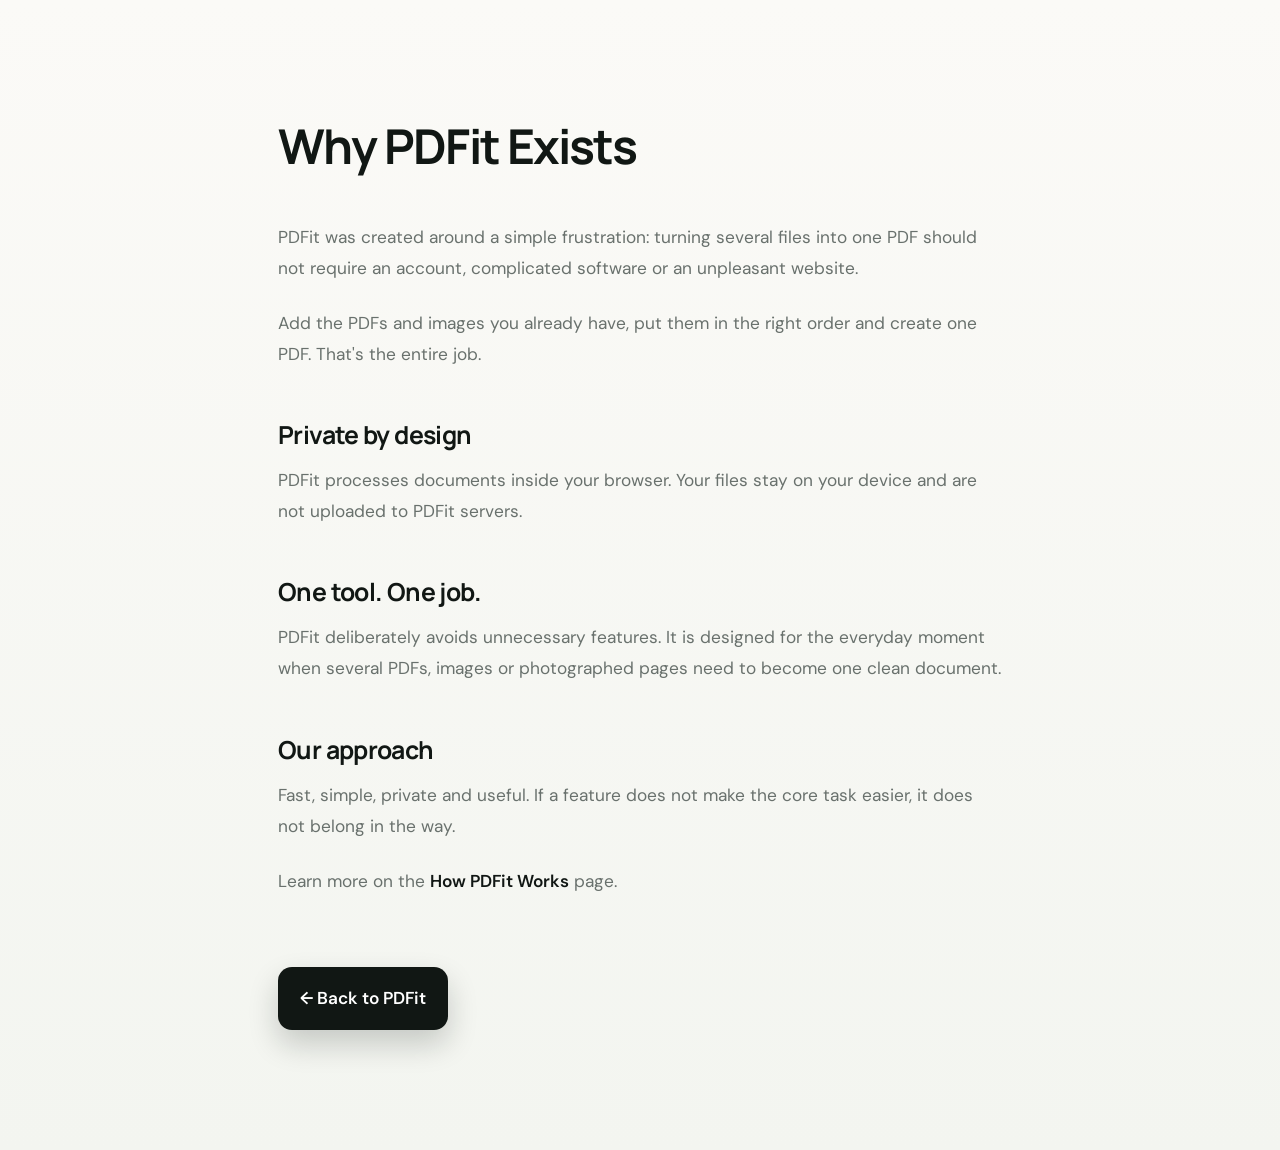
<file: about.html>
<!doctype html>
<html lang="en">
<head>
  <!-- Google tag (gtag.js) -->
  <script async src="https://www.googletagmanager.com/gtag/js?id=G-NFXW2TEK69"></script>
  <script>
    window.dataLayer = window.dataLayer || [];
    function gtag(){dataLayer.push(arguments);}
    gtag('js', new Date());
    gtag('config', 'G-NFXW2TEK69');
  </script>

  <meta charset="utf-8">
  <meta name="viewport" content="width=device-width, initial-scale=1">
  <title>About PDFit | Simple Private PDF Creation</title>
  <meta name="description" content="Learn why PDFit was built and why combining PDFs and images should be simple, private and free of unnecessary friction.">
  <meta name="robots" content="index,follow">
  <meta name="theme-color" content="#111714">
  <link rel="canonical" href="https://pdfit.co.za/about.html">
  <link rel="icon" href="favicon.svg" type="image/svg+xml">
  <link rel="preconnect" href="https://fonts.googleapis.com">
  <link rel="preconnect" href="https://fonts.gstatic.com" crossorigin>
  <link href="https://fonts.googleapis.com/css2?family=DM+Sans:wght@400;500;600;700&family=Manrope:wght@600;700;800&display=swap" rel="stylesheet">
  <link rel="stylesheet" href="styles.css">
</head>
<body>
<main class="legal-page">
  <h1>Why PDFit Exists</h1>
  <p>PDFit was created around a simple frustration: turning several files into one PDF should not require an account, complicated software or an unpleasant website.</p>
<p>Add the PDFs and images you already have, put them in the right order and create one PDF. That's the entire job.</p>

<h2>Private by design</h2>
<p>PDFit processes documents inside your browser. Your files stay on your device and are not uploaded to PDFit servers.</p>

<h2>One tool. One job.</h2>
<p>PDFit deliberately avoids unnecessary features. It is designed for the everyday moment when several PDFs, images or photographed pages need to become one clean document.</p>

<h2>Our approach</h2>
<p>Fast, simple, private and useful. If a feature does not make the core task easier, it does not belong in the way.</p>

<p>Learn more on the <a href="how-it-works.html">How PDFit Works</a> page.</p>
  <p style="margin-top:70px;"><a href="/" class="upload-button">← Back to PDFit</a></p>
</main>
</body>
</html>
</file>
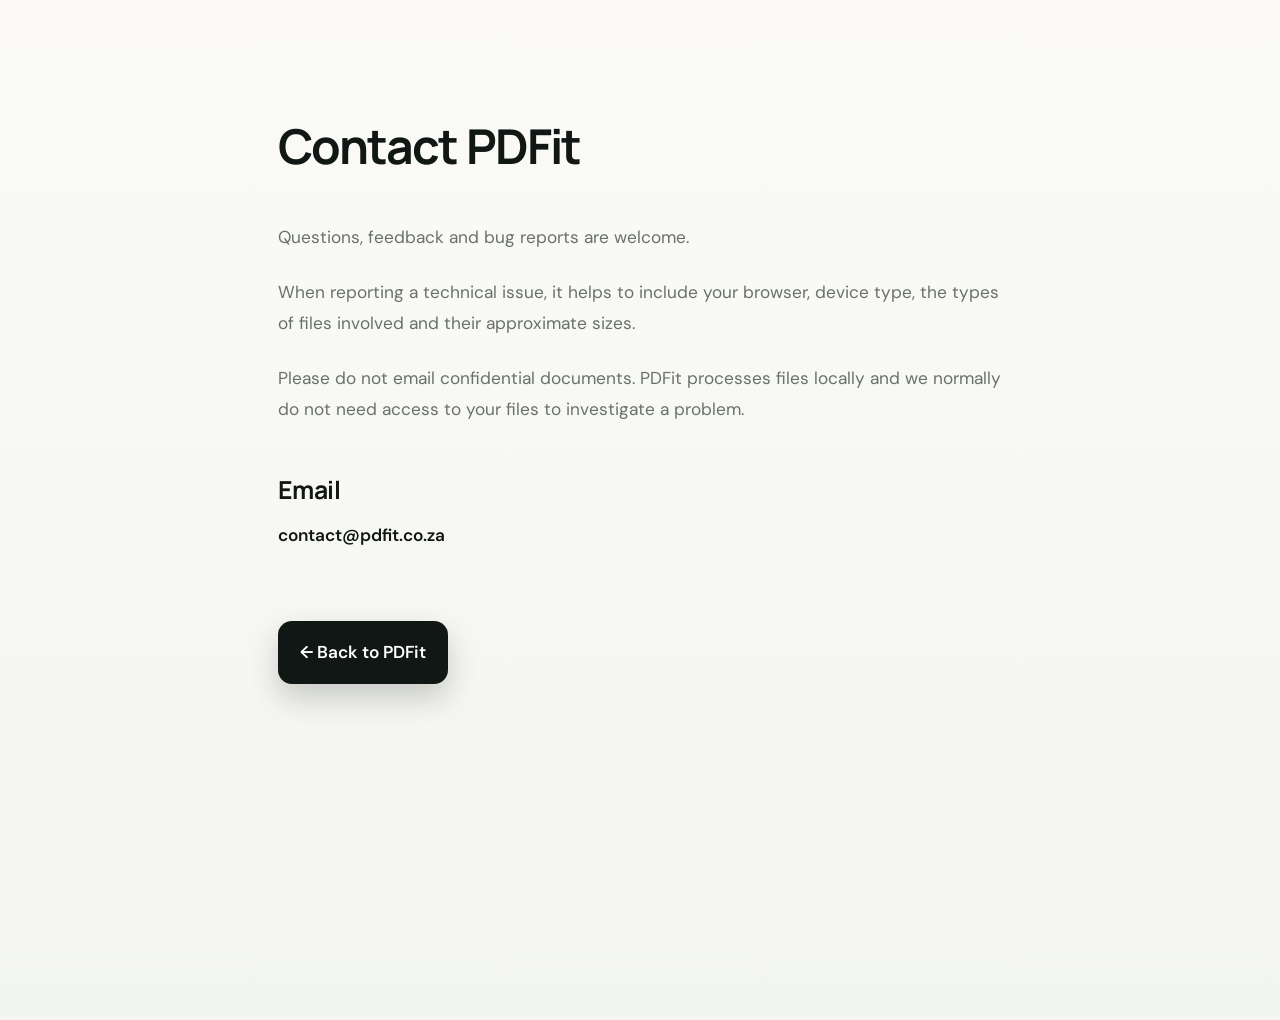
<file: contact.html>
<!doctype html>
<html lang="en">
<head>
  <!-- Google tag (gtag.js) -->
  <script async src="https://www.googletagmanager.com/gtag/js?id=G-NFXW2TEK69"></script>
  <script>
    window.dataLayer = window.dataLayer || [];
    function gtag(){dataLayer.push(arguments);}
    gtag('js', new Date());
    gtag('config', 'G-NFXW2TEK69');
  </script>

  <meta charset="utf-8">
  <meta name="viewport" content="width=device-width, initial-scale=1">
  <title>Contact PDFit</title>
  <meta name="description" content="Contact PDFit with questions, feedback, technical issues or suggestions about the PDF maker.">
  <meta name="robots" content="index,follow">
  <meta name="theme-color" content="#111714">
  <link rel="canonical" href="https://pdfit.co.za/contact.html">
  <link rel="icon" href="favicon.svg" type="image/svg+xml">
  <link rel="preconnect" href="https://fonts.googleapis.com">
  <link rel="preconnect" href="https://fonts.gstatic.com" crossorigin>
  <link href="https://fonts.googleapis.com/css2?family=DM+Sans:wght@400;500;600;700&family=Manrope:wght@600;700;800&display=swap" rel="stylesheet">
  <link rel="stylesheet" href="styles.css">
</head>
<body>
<main class="legal-page">
  <h1>Contact PDFit</h1>
  <p>Questions, feedback and bug reports are welcome.</p>
<p>When reporting a technical issue, it helps to include your browser, device type, the types of files involved and their approximate sizes.</p>
<p>Please do not email confidential documents. PDFit processes files locally and we normally do not need access to your files to investigate a problem.</p>

<h2>Email</h2>
<p><a href="mailto:contact@pdfit.co.za">contact@pdfit.co.za</a></p>
  <p style="margin-top:70px;"><a href="/" class="upload-button">← Back to PDFit</a></p>
</main>
</body>
</html>
</file>
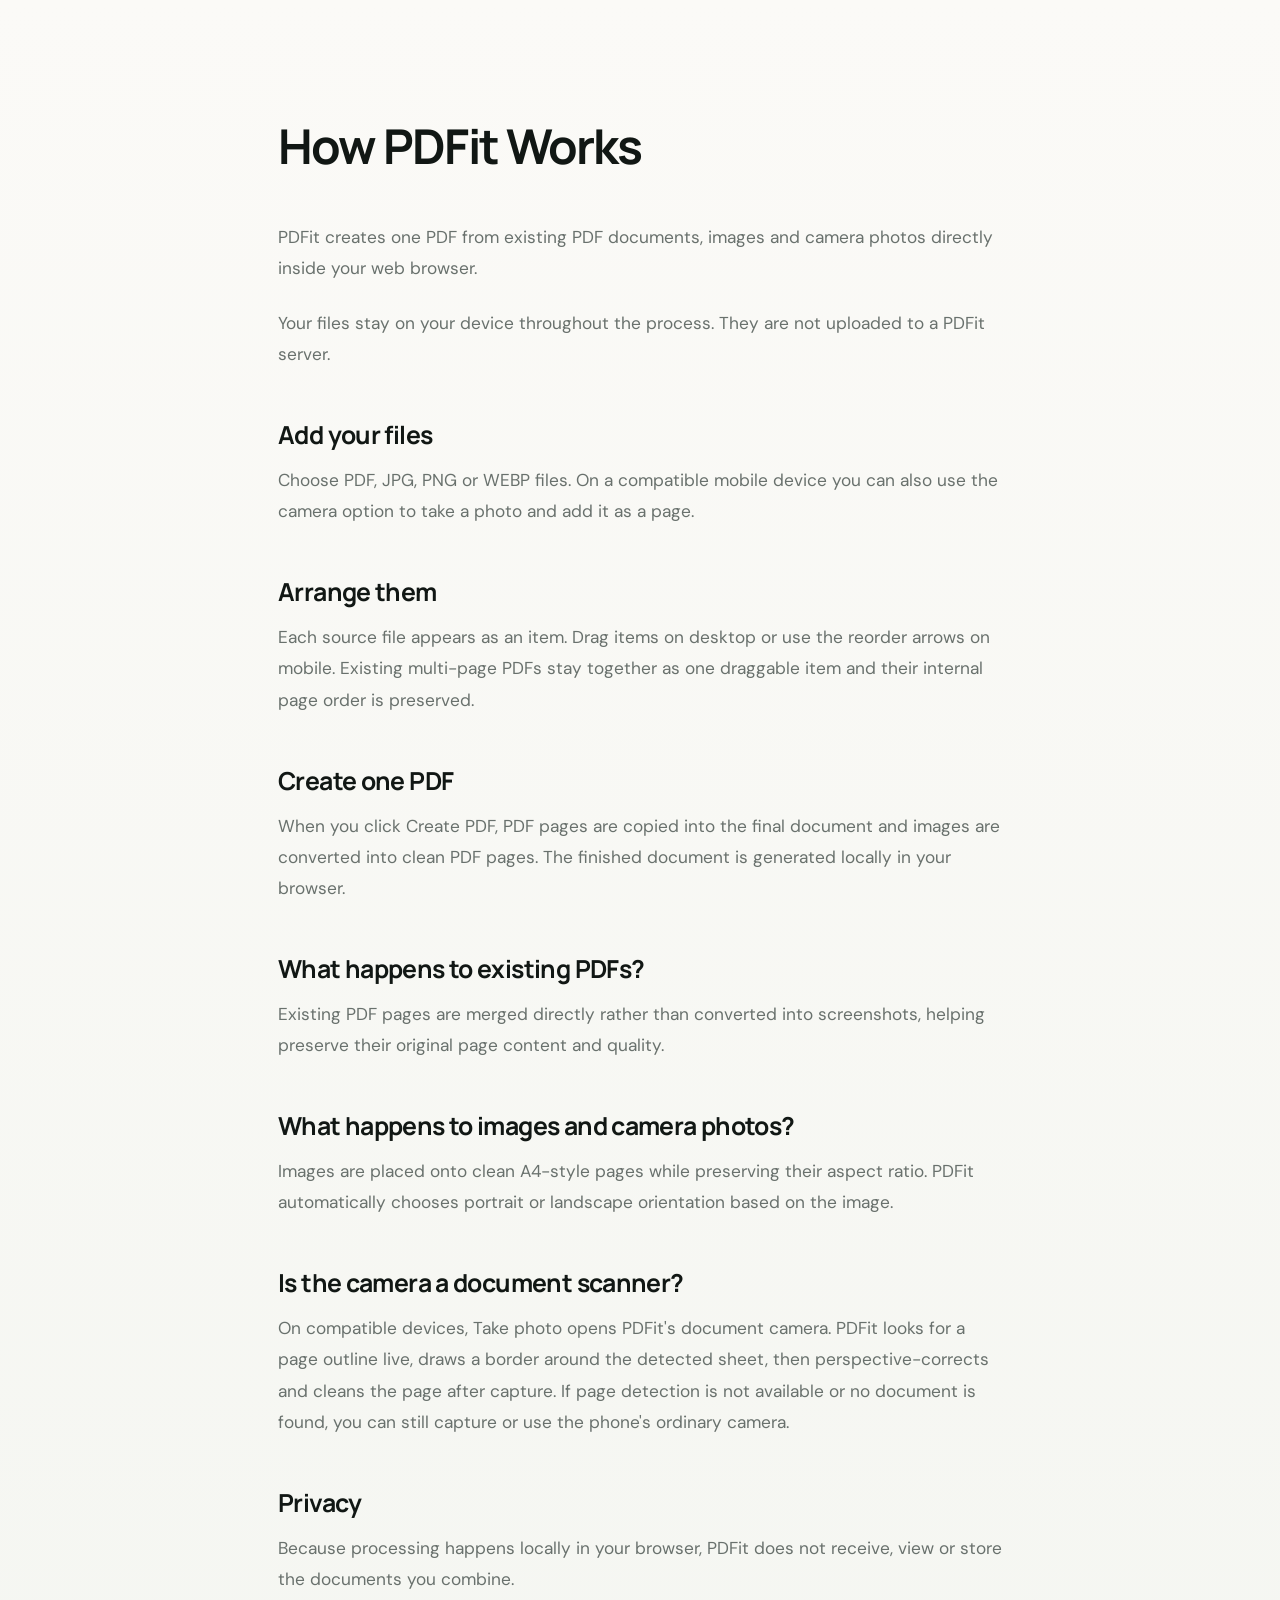
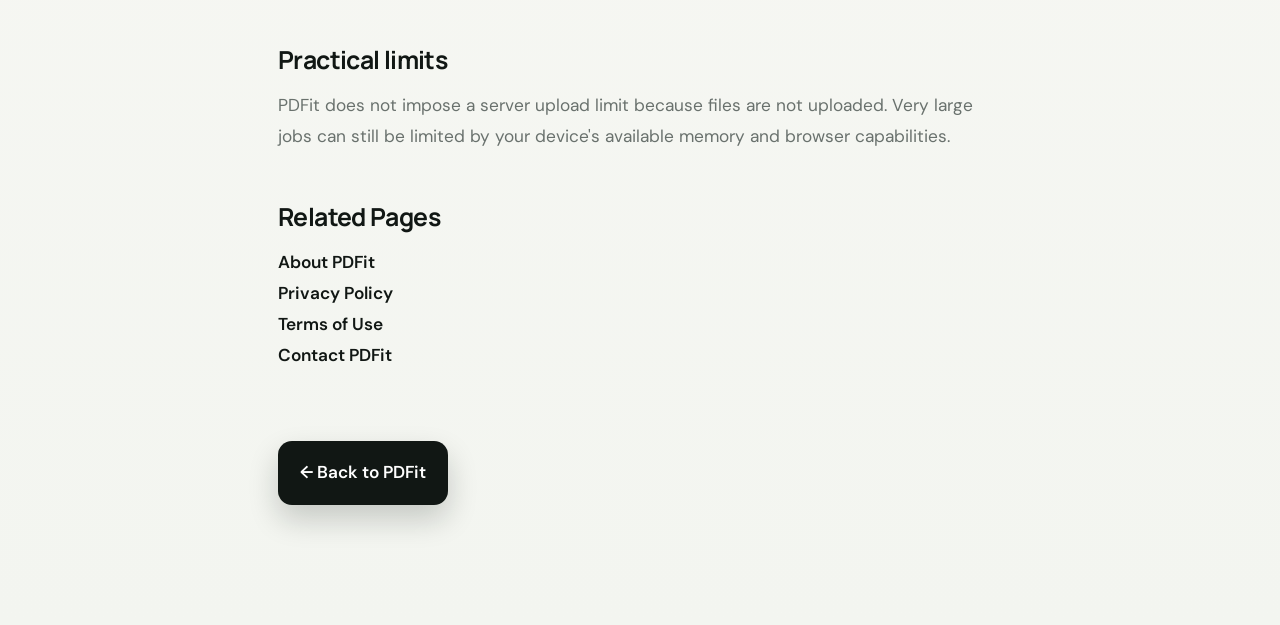
<file: how-it-works.html>
<!doctype html>
<html lang="en">
<head>
  <!-- Google tag (gtag.js) -->
  <script async src="https://www.googletagmanager.com/gtag/js?id=G-NFXW2TEK69"></script>
  <script>
    window.dataLayer = window.dataLayer || [];
    function gtag(){dataLayer.push(arguments);}
    gtag('js', new Date());
    gtag('config', 'G-NFXW2TEK69');
  </script>

  <meta charset="utf-8">
  <meta name="viewport" content="width=device-width, initial-scale=1">
  <title>How PDFit Works | Combine PDFs & Images Privately</title>
  <meta name="description" content="Learn how PDFit combines PDFs, images and camera photos into one document directly in your browser without uploading your files.">
  <meta name="robots" content="index,follow">
  <meta name="theme-color" content="#111714">
  <link rel="canonical" href="https://pdfit.co.za/how-it-works.html">
  <link rel="icon" href="favicon.svg" type="image/svg+xml">
  <link rel="preconnect" href="https://fonts.googleapis.com">
  <link rel="preconnect" href="https://fonts.gstatic.com" crossorigin>
  <link href="https://fonts.googleapis.com/css2?family=DM+Sans:wght@400;500;600;700&family=Manrope:wght@600;700;800&display=swap" rel="stylesheet">
  <link rel="stylesheet" href="styles.css">
</head>
<body>
<main class="legal-page">
  <h1>How PDFit Works</h1>
  <p>PDFit creates one PDF from existing PDF documents, images and camera photos directly inside your web browser.</p>
<p>Your files stay on your device throughout the process. They are not uploaded to a PDFit server.</p>

<h2>Add your files</h2>
<p>Choose PDF, JPG, PNG or WEBP files. On a compatible mobile device you can also use the camera option to take a photo and add it as a page.</p>

<h2>Arrange them</h2>
<p>Each source file appears as an item. Drag items on desktop or use the reorder arrows on mobile. Existing multi-page PDFs stay together as one draggable item and their internal page order is preserved.</p>

<h2>Create one PDF</h2>
<p>When you click Create PDF, PDF pages are copied into the final document and images are converted into clean PDF pages. The finished document is generated locally in your browser.</p>

<h2>What happens to existing PDFs?</h2>
<p>Existing PDF pages are merged directly rather than converted into screenshots, helping preserve their original page content and quality.</p>

<h2>What happens to images and camera photos?</h2>
<p>Images are placed onto clean A4-style pages while preserving their aspect ratio. PDFit automatically chooses portrait or landscape orientation based on the image.</p>

<h2>Is the camera a document scanner?</h2>
<p>On compatible devices, Take photo opens PDFit's document camera. PDFit looks for a page outline live, draws a border around the detected sheet, then perspective-corrects and cleans the page after capture. If page detection is not available or no document is found, you can still capture or use the phone's ordinary camera.</p>

<h2>Privacy</h2>
<p>Because processing happens locally in your browser, PDFit does not receive, view or store the documents you combine.</p>

<h2>Practical limits</h2>
<p>PDFit does not impose a server upload limit because files are not uploaded. Very large jobs can still be limited by your device's available memory and browser capabilities.</p>

<h2>Related Pages</h2>
<p><a href="about.html">About PDFit</a><br>
<a href="privacy.html">Privacy Policy</a><br>
<a href="terms.html">Terms of Use</a><br>
<a href="contact.html">Contact PDFit</a></p>
  <p style="margin-top:70px;"><a href="/" class="upload-button">← Back to PDFit</a></p>
</main>
</body>
</html>
</file>
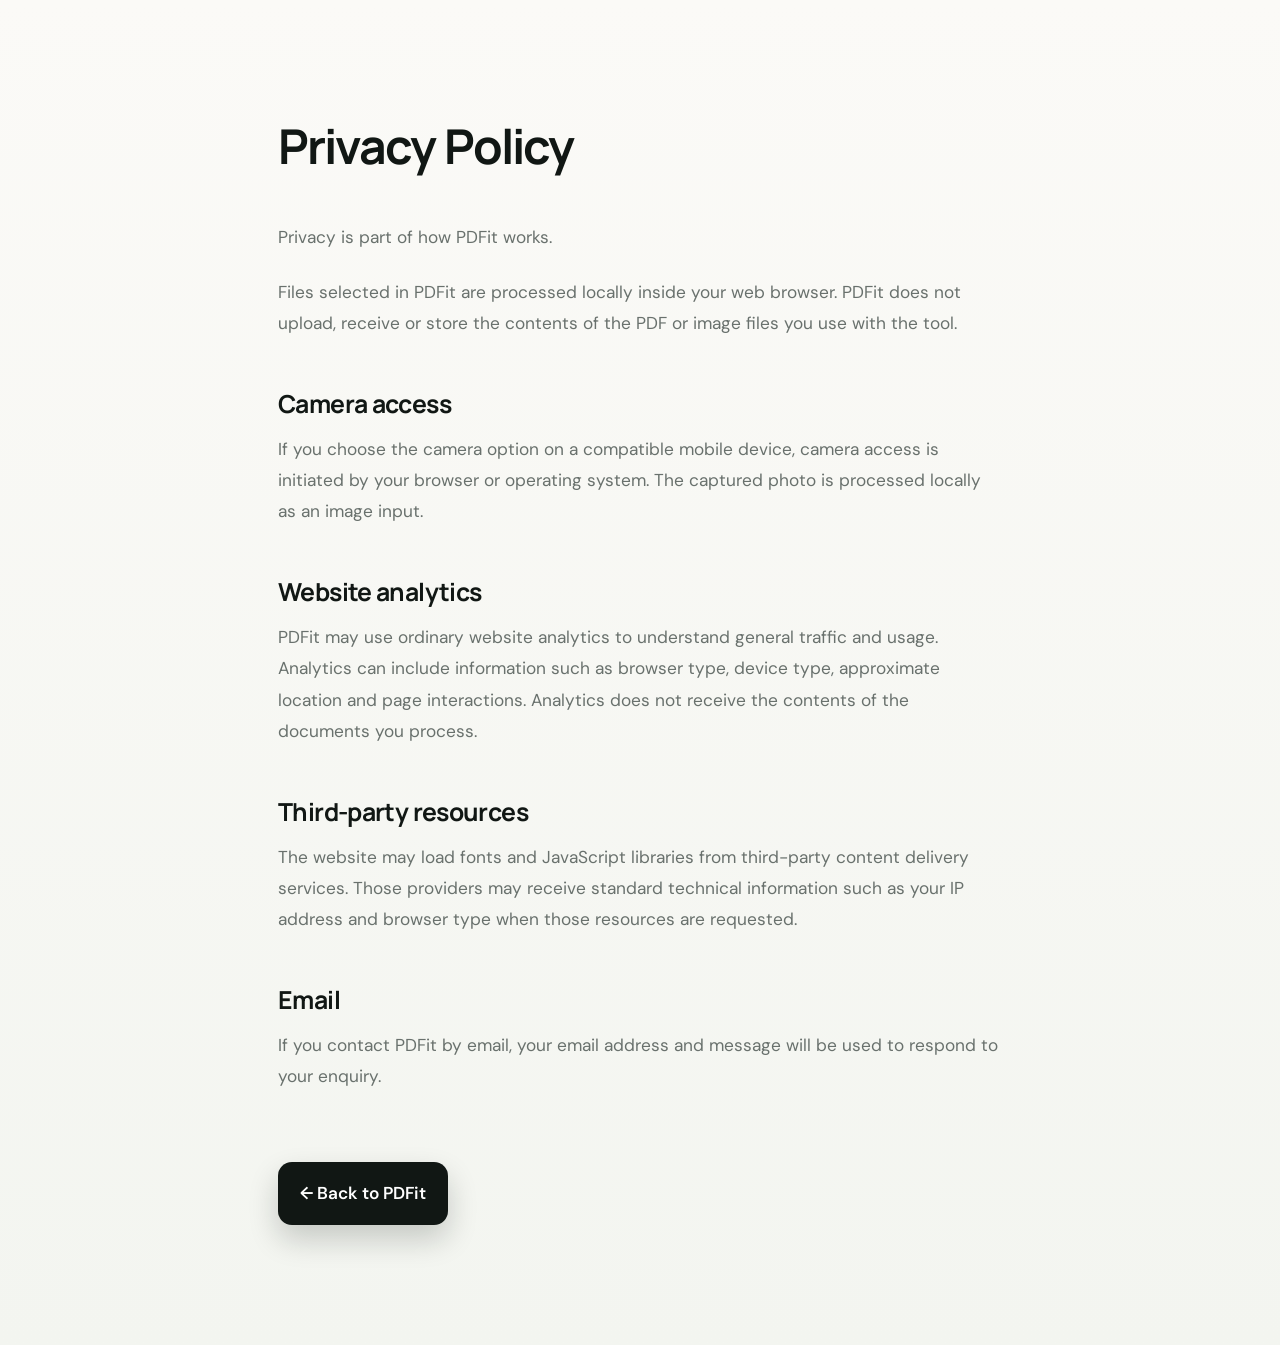
<file: privacy.html>
<!doctype html>
<html lang="en">
<head>
  <!-- Google tag (gtag.js) -->
  <script async src="https://www.googletagmanager.com/gtag/js?id=G-NFXW2TEK69"></script>
  <script>
    window.dataLayer = window.dataLayer || [];
    function gtag(){dataLayer.push(arguments);}
    gtag('js', new Date());
    gtag('config', 'G-NFXW2TEK69');
  </script>

  <meta charset="utf-8">
  <meta name="viewport" content="width=device-width, initial-scale=1">
  <title>Privacy Policy | PDFit</title>
  <meta name="description" content="Read the PDFit Privacy Policy and learn how PDFs and images are processed locally in your browser without being uploaded or stored.">
  <meta name="robots" content="index,follow">
  <meta name="theme-color" content="#111714">
  <link rel="canonical" href="https://pdfit.co.za/privacy.html">
  <link rel="icon" href="favicon.svg" type="image/svg+xml">
  <link rel="preconnect" href="https://fonts.googleapis.com">
  <link rel="preconnect" href="https://fonts.gstatic.com" crossorigin>
  <link href="https://fonts.googleapis.com/css2?family=DM+Sans:wght@400;500;600;700&family=Manrope:wght@600;700;800&display=swap" rel="stylesheet">
  <link rel="stylesheet" href="styles.css">
</head>
<body>
<main class="legal-page">
  <h1>Privacy Policy</h1>
  <p>Privacy is part of how PDFit works.</p>
<p>Files selected in PDFit are processed locally inside your web browser. PDFit does not upload, receive or store the contents of the PDF or image files you use with the tool.</p>

<h2>Camera access</h2>
<p>If you choose the camera option on a compatible mobile device, camera access is initiated by your browser or operating system. The captured photo is processed locally as an image input.</p>

<h2>Website analytics</h2>
<p>PDFit may use ordinary website analytics to understand general traffic and usage. Analytics can include information such as browser type, device type, approximate location and page interactions. Analytics does not receive the contents of the documents you process.</p>

<h2>Third-party resources</h2>
<p>The website may load fonts and JavaScript libraries from third-party content delivery services. Those providers may receive standard technical information such as your IP address and browser type when those resources are requested.</p>

<h2>Email</h2>
<p>If you contact PDFit by email, your email address and message will be used to respond to your enquiry.</p>
  <p style="margin-top:70px;"><a href="/" class="upload-button">← Back to PDFit</a></p>
</main>
</body>
</html>
</file>
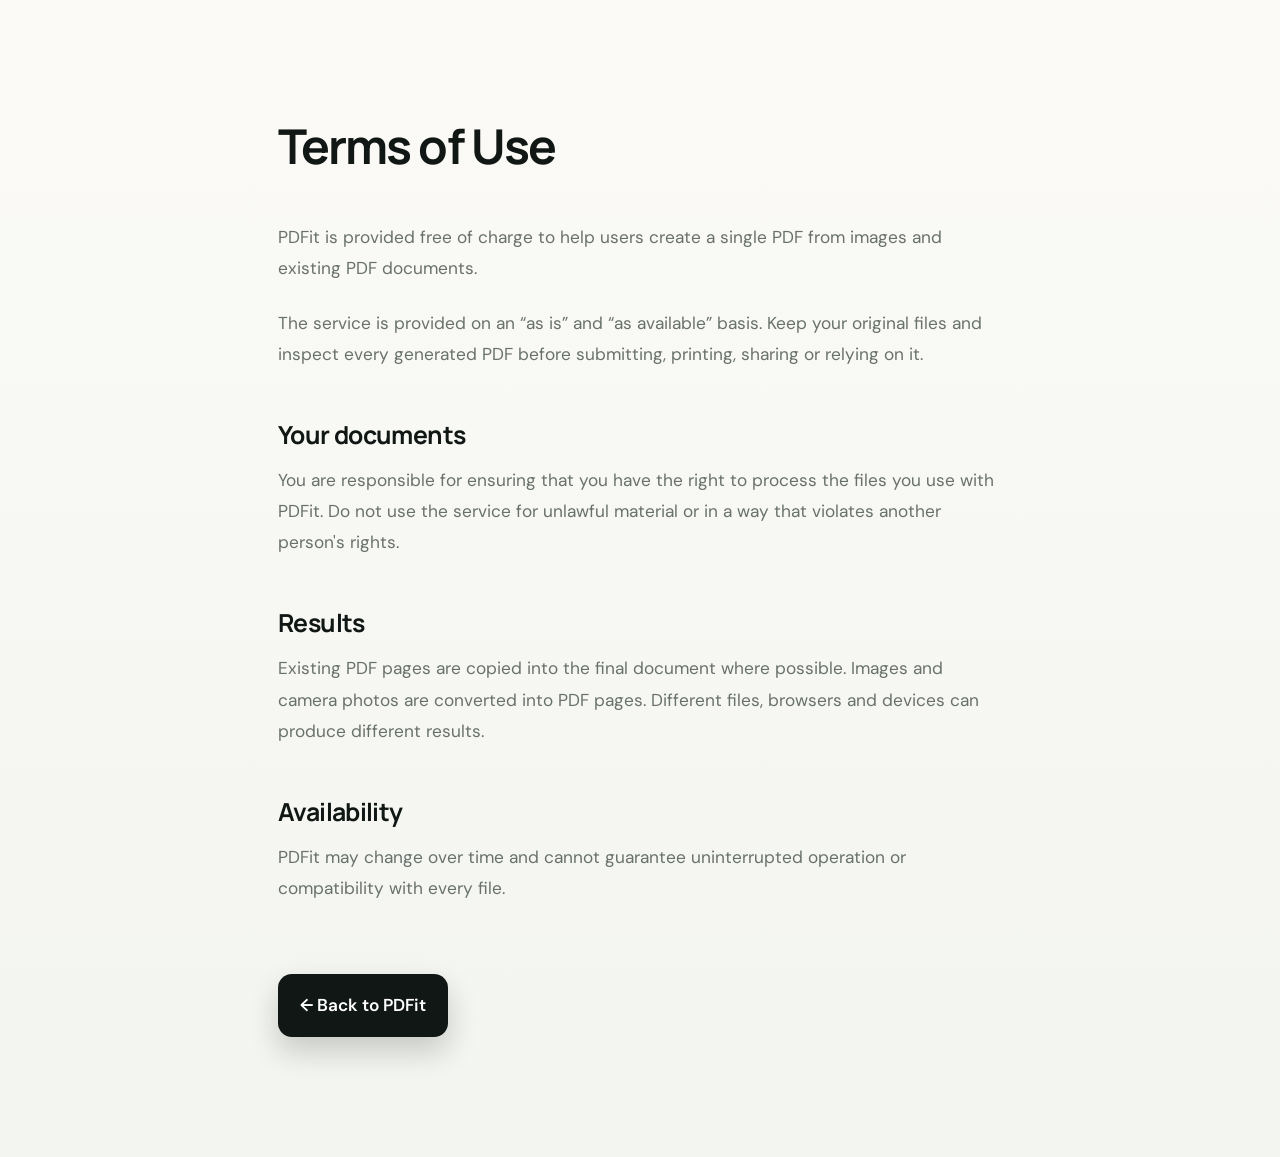
<file: terms.html>
<!doctype html>
<html lang="en">
<head>
  <!-- Google tag (gtag.js) -->
  <script async src="https://www.googletagmanager.com/gtag/js?id=G-NFXW2TEK69"></script>
  <script>
    window.dataLayer = window.dataLayer || [];
    function gtag(){dataLayer.push(arguments);}
    gtag('js', new Date());
    gtag('config', 'G-NFXW2TEK69');
  </script>

  <meta charset="utf-8">
  <meta name="viewport" content="width=device-width, initial-scale=1">
  <title>Terms of Use | PDFit</title>
  <meta name="description" content="Read the PDFit Terms of Use for free browser-based PDF creation and file combining.">
  <meta name="robots" content="index,follow">
  <meta name="theme-color" content="#111714">
  <link rel="canonical" href="https://pdfit.co.za/terms.html">
  <link rel="icon" href="favicon.svg" type="image/svg+xml">
  <link rel="preconnect" href="https://fonts.googleapis.com">
  <link rel="preconnect" href="https://fonts.gstatic.com" crossorigin>
  <link href="https://fonts.googleapis.com/css2?family=DM+Sans:wght@400;500;600;700&family=Manrope:wght@600;700;800&display=swap" rel="stylesheet">
  <link rel="stylesheet" href="styles.css">
</head>
<body>
<main class="legal-page">
  <h1>Terms of Use</h1>
  <p>PDFit is provided free of charge to help users create a single PDF from images and existing PDF documents.</p>
<p>The service is provided on an “as is” and “as available” basis. Keep your original files and inspect every generated PDF before submitting, printing, sharing or relying on it.</p>

<h2>Your documents</h2>
<p>You are responsible for ensuring that you have the right to process the files you use with PDFit. Do not use the service for unlawful material or in a way that violates another person's rights.</p>

<h2>Results</h2>
<p>Existing PDF pages are copied into the final document where possible. Images and camera photos are converted into PDF pages. Different files, browsers and devices can produce different results.</p>

<h2>Availability</h2>
<p>PDFit may change over time and cannot guarantee uninterrupted operation or compatibility with every file.</p>
  <p style="margin-top:70px;"><a href="/" class="upload-button">← Back to PDFit</a></p>
</main>
</body>
</html>
</file>
<file: styles.css>
:root {
  --ink:#111714;
  --muted:#69716d;
  --line:rgba(17,23,20,.11);
  --green:#2f6f57;
  --green-dark:#1d4939;
  --lime:#cbe87c;
  --red:#c74b45;
  --card:rgba(255,255,255,.88);
}
*{box-sizing:border-box}
html{scroll-behavior:smooth}
body{margin:0;min-height:100vh;overflow-x:hidden;color:var(--ink);background:linear-gradient(180deg,#fbfaf7 0%,#f3f5f0 100%);font-family:"DM Sans",system-ui,sans-serif}
button,input{font:inherit}
.glow{position:fixed;z-index:-1;border-radius:50%;filter:blur(90px);pointer-events:none}
.glow-one{width:430px;height:430px;right:-90px;top:-130px;background:rgba(203,232,124,.38)}
.glow-two{width:360px;height:360px;left:-150px;bottom:-140px;background:rgba(47,111,87,.16)}
.site-header,.hero,.reassurance,.site-footer{width:min(1180px,calc(100% - 40px));margin-inline:auto}
.site-header{min-height:84px;display:flex;align-items:center;justify-content:space-between}
.brand{display:inline-flex;align-items:center;gap:12px;color:var(--ink);text-decoration:none;font-family:"Manrope",sans-serif;font-weight:800;font-size:20px;letter-spacing:-.03em}
.brand-mark{width:34px;height:34px;padding:7px;display:grid;grid-template-columns:repeat(2,1fr);gap:3px;border-radius:11px;background:var(--ink);box-shadow:0 10px 25px rgba(17,23,20,.18)}
.brand-mark span{border-radius:3px;background:#fff}
.brand-mark span:nth-child(3){grid-column:1/span 2}
.privacy-pill{display:inline-flex;align-items:center;gap:7px;padding:9px 13px;border:1px solid var(--line);border-radius:999px;color:var(--muted);background:rgba(255,255,255,.58);font-size:13px;font-weight:600;text-decoration:none}
.privacy-pill svg{width:16px;height:16px;fill:none;stroke:currentColor;stroke-width:1.8;stroke-linecap:round;stroke-linejoin:round}
.hero{min-height:calc(100vh - 150px);display:grid;grid-template-columns:1.03fr .97fr;align-items:center;gap:76px;padding:36px 0 70px}
.hero-copy{position:relative;z-index:2}
.eyebrow{margin-bottom:22px;color:var(--green);font-size:12px;font-weight:800;letter-spacing:.18em}
h1{margin:0;max-width:680px;font-family:"Manrope",sans-serif;font-size:clamp(62px,8.2vw,108px);line-height:.92;letter-spacing:-.065em}
h1 span{color:var(--green)}
.subhead{max-width:610px;margin:28px 0;color:var(--muted);font-size:clamp(17px,2vw,20px);line-height:1.65}
.drop-zone{width:fit-content;border-radius:18px;outline:2px dashed transparent;outline-offset:10px;transition:.2s ease}
.drop-zone.dragging{outline-color:var(--green);transform:scale(1.015)}
.input-actions{display:flex;gap:10px;align-items:center}
.upload-button,.camera-button{display:inline-flex;align-items:center;justify-content:center;gap:10px;padding:16px 22px;border-radius:14px;font-weight:700;text-decoration:none;cursor:pointer;transition:.2s ease}
.upload-button{color:#fff;background:var(--ink);box-shadow:0 14px 30px rgba(17,23,20,.2)}
.camera-button{color:var(--ink);background:rgba(255,255,255,.8);border:1px solid var(--line)}
.upload-button:hover,.camera-button:hover{transform:translateY(-2px)}
.upload-button:hover{background:var(--green-dark)}
.camera-button:hover{background:#fff}
.upload-button svg,.camera-button svg{width:20px;height:20px;fill:none;stroke:currentColor;stroke-width:1.9;stroke-linecap:round;stroke-linejoin:round}
.drop-hint{display:block;margin-top:12px;color:var(--muted);font-size:13px}
.trust-row{margin-top:20px;display:flex;align-items:center;gap:11px;color:var(--muted);font-size:13px}
.trust-row i{width:4px;height:4px;border-radius:50%;background:rgba(17,23,20,.28)}
.workspace,.working-card,.result-card,.error-card{width:min(720px,100%);margin-top:24px;border:1px solid var(--line);border-radius:20px;background:var(--card);box-shadow:0 18px 45px rgba(25,51,41,.08);backdrop-filter:blur(16px)}
.workspace{padding:18px}
.workspace-head{display:flex;align-items:flex-start;justify-content:space-between;gap:16px;margin-bottom:16px}
.workspace-head strong,.workspace-head span{display:block}
.workspace-head span{margin-top:4px;color:var(--muted);font-size:12px;line-height:1.4}
.workspace-add{display:flex;gap:14px}
.text-button{padding:7px 0;border:0;color:var(--muted);background:transparent;cursor:pointer;font-weight:600}
.text-button:hover{color:var(--ink)}
.file-grid{display:grid;grid-template-columns:repeat(auto-fill,minmax(135px,1fr));gap:12px}
.file-card{position:relative;min-width:0;overflow:hidden;border:1px solid var(--line);border-radius:15px;background:rgba(255,255,255,.82);cursor:grab;user-select:none}
.file-card.dragging{opacity:.45}
.file-card.drag-over{outline:2px solid var(--green);outline-offset:2px}
.file-preview{position:relative;aspect-ratio:4/3;overflow:hidden;display:grid;place-items:center;background:linear-gradient(135deg,rgba(47,111,87,.10),rgba(203,232,124,.18))}
.file-preview img{width:100%;height:100%;object-fit:cover}
.pdf-preview{width:58px;height:72px;display:grid;place-items:center;border-radius:10px;color:#fff;background:#df4e49;box-shadow:0 12px 24px rgba(223,78,73,.18);font-size:12px;font-weight:900}
.page-count{position:absolute;left:8px;bottom:8px;padding:5px 7px;border-radius:999px;background:rgba(17,23,20,.78);color:#fff;font-size:9px;font-weight:800}
.file-meta{padding:10px 10px 8px}
.file-name{overflow:hidden;color:var(--ink);font-size:12px;font-weight:700;text-overflow:ellipsis;white-space:nowrap}
.file-type{display:block;margin-top:3px;color:var(--muted);font-size:10px;text-transform:uppercase}
.remove-file{position:absolute;z-index:2;top:7px;right:7px;width:28px;height:28px;display:grid;place-items:center;border:0;border-radius:50%;color:var(--ink);background:rgba(255,255,255,.94);box-shadow:0 5px 16px rgba(17,23,20,.12);cursor:pointer}
.mobile-reorder{display:flex;justify-content:space-between;gap:8px;padding:0 10px 10px}
.move-button{flex:1;padding:7px 8px;border:1px solid var(--line);border-radius:9px;background:rgba(255,255,255,.75);color:var(--muted);cursor:pointer}
.move-button:disabled{opacity:.3;cursor:default}
.workspace-summary{margin-top:13px;color:var(--muted);font-size:12px}
.workspace-actions{display:flex;align-items:center;gap:18px;margin-top:18px}
.primary-action{padding:14px 20px;border:0;border-radius:13px;color:#fff;background:var(--ink);box-shadow:0 12px 26px rgba(17,23,20,.18);font-weight:700;cursor:pointer}
.primary-action:hover{background:var(--green-dark)}
.primary-action:disabled{opacity:.55;cursor:wait}
.working-card,.result-card,.error-card{padding:14px}
.working-card{display:grid;grid-template-columns:auto 1fr;gap:14px;align-items:center}
.file-icon,.success-icon{width:52px;height:52px;display:grid;place-items:center;border-radius:14px;color:#fff;font-weight:900}
.file-icon{background:#df4e49;font-size:12px}
.success-icon{background:var(--green);font-size:23px}
.working-topline{display:flex;align-items:flex-start;justify-content:space-between;gap:14px}
.working-topline strong,.working-topline span{display:block}
.working-topline span{margin-top:3px;color:var(--muted);font-size:13px}
#progressPercent{color:var(--green);font-weight:800;white-space:nowrap}
.progress-track{height:10px;margin-top:12px;overflow:hidden;border-radius:999px;background:rgba(17,23,20,.09)}
.progress-bar{width:0;height:100%;border-radius:inherit;background:linear-gradient(90deg,var(--green),var(--lime));transition:width .15s ease}
.result-card{display:grid;grid-template-columns:auto 1fr auto;align-items:center;gap:14px}
.result-card strong,.result-card span{display:block}
.result-card span{margin-top:3px;color:var(--muted);font-size:13px}
.download-button,.error-card button{min-width:126px;padding:12px 16px;border:0;border-radius:12px;color:#fff;background:var(--green);font-weight:700;text-align:center;text-decoration:none;cursor:pointer}
.another-button{grid-column:2/-1;justify-self:start;padding:0;border:0;color:var(--muted);background:transparent;font-size:13px;text-decoration:underline;cursor:pointer}
.error-card{display:grid;grid-template-columns:1fr auto}
.error-card strong,.error-card span{grid-column:1;display:block}
.error-card span{margin-top:4px;color:var(--muted);font-size:13px}
.error-card button{grid-column:2;grid-row:1/span 2;background:var(--red)}
.hero-visual{position:relative;min-height:570px;display:grid;place-items:center}
.orbit{position:absolute;border-radius:50%}
.orbit-one{width:420px;height:420px;background:radial-gradient(circle at 30% 30%,#94c59e 0%,#2f6f57 42%,#173c31 100%);box-shadow:0 48px 100px rgba(31,73,58,.28)}
.orbit-two{width:250px;height:250px;transform:translate(145px,-150px);background:radial-gradient(circle at 35% 30%,#eff7c5 0%,#cbe87c 52%,#95bb48 100%);opacity:.92;box-shadow:0 30px 80px rgba(149,187,72,.25)}
.source-stack{position:absolute;z-index:2;width:245px;height:320px;transform:translate(-115px,28px)}
.mini-card{position:absolute;width:158px;height:205px;padding:15px;border:1px solid rgba(255,255,255,.65);border-radius:20px;background:rgba(255,255,255,.94);box-shadow:0 24px 60px rgba(25,51,41,.12)}
.mini-card:nth-child(1){left:0;top:66px;transform:rotate(-11deg)}
.mini-card:nth-child(2){left:50px;top:20px;transform:rotate(-2deg)}
.mini-card:nth-child(3){left:92px;top:55px;transform:rotate(10deg)}
.mini-card span{display:inline-block;padding:6px 8px;border-radius:8px;color:#fff;background:var(--green);font-size:9px;font-weight:900}
.pdf-card span{background:#df4e49}
.mini-card div{height:108px;margin-top:16px;border-radius:12px;background:linear-gradient(135deg,rgba(47,111,87,.82),rgba(203,232,124,.62))}
.pdf-card div{background:linear-gradient(#dfe6e2 0 0) 0 0/78% 8px no-repeat,linear-gradient(#dfe6e2 0 0) 0 23px/100% 8px no-repeat,linear-gradient(#dfe6e2 0 0) 0 46px/60% 8px no-repeat}
.join-arrow{position:absolute;z-index:4;width:68px;height:68px;display:grid;place-items:center;transform:translate(4px,180px);border-radius:50%;color:#fff;background:var(--ink);box-shadow:0 20px 42px rgba(17,23,20,.24);font-size:28px;font-weight:900}
.document-card{position:absolute;width:245px;height:330px;padding:25px;border:1px solid rgba(255,255,255,.65);border-radius:26px;background:rgba(255,255,255,.94);box-shadow:0 24px 80px rgba(25,51,41,.14)}
.final-card{transform:translate(112px,-12px) rotate(7deg)}
.doc-top{display:flex;justify-content:space-between;align-items:center}
.doc-badge{padding:7px 10px;border-radius:9px;color:#fff;background:#df4e49;font-size:11px;font-weight:900}
.doc-size{color:var(--muted);font-size:10px;font-weight:700}
.doc-title,.doc-line{height:11px;border-radius:999px;background:#dfe6e2}
.doc-title{width:72%;margin-top:30px;background:#bdc9c3}
.doc-line{margin-top:14px}
.doc-line.short{width:60%}
.page-stack{position:relative;height:104px;margin-top:24px}
.page-stack span{position:absolute;width:108px;height:82px;left:35px;border:1px solid var(--line);border-radius:9px;background:#f8faf7;box-shadow:0 7px 16px rgba(17,23,20,.07)}
.page-stack span:nth-child(1){top:0;transform:rotate(-5deg)}
.page-stack span:nth-child(2){top:8px;transform:rotate(3deg)}
.page-stack span:nth-child(3){top:16px}
.made-badge{position:absolute;right:20px;bottom:20px;padding:8px 11px;border-radius:999px;color:#163324;background:var(--lime);font-size:11px;font-weight:800}
.reassurance{margin-top:12px;padding:30px 0 55px;display:grid;grid-template-columns:repeat(3,1fr);border-top:1px solid var(--line)}
.reassurance article{padding:20px 32px;border-right:1px solid var(--line)}
.reassurance article:first-child{padding-left:0}
.reassurance article:last-child{border-right:0}
.reassurance strong,.reassurance span{display:block}
.reassurance strong{font-family:"Manrope";font-size:15px}
.reassurance span{margin-top:7px;color:var(--muted);font-size:13px;line-height:1.55}
.seo-content{padding:72px 0 78px;border-top:1px solid var(--line)}
.seo-content-inner{max-width:920px;margin:0 auto;padding:0 24px}
.seo-content .eyebrow{margin-bottom:18px}
.seo-content h2{max-width:760px;margin:0 0 20px;font-family:"Manrope",sans-serif;font-size:clamp(30px,3vw,44px);line-height:1.08;letter-spacing:-.035em}
.seo-content>.seo-content-inner>p{max-width:720px;margin:0;color:var(--muted);font-size:17px;line-height:1.65}
.seo-points{display:grid;grid-template-columns:repeat(3,1fr);gap:0;margin-top:46px;border-top:1px solid var(--line);border-bottom:1px solid var(--line)}
.seo-points article{padding:28px 28px 28px 0}
.seo-points article+article{padding-left:28px;border-left:1px solid var(--line)}
.seo-points strong{display:block;margin-bottom:8px;font-size:14px;font-weight:700}
.seo-points span{display:block;color:var(--muted);font-size:13px;line-height:1.55}
.seo-learn-more{display:inline-block;margin-top:28px;color:var(--ink);font-size:14px;font-weight:600;text-decoration:none;transition:opacity .2s ease}
.seo-learn-more:hover{opacity:.6}
.site-footer{min-height:78px;padding:22px 0;display:flex;align-items:center;justify-content:space-between;border-top:1px solid var(--line);color:var(--muted);font-size:13px}
.site-footer nav{display:flex;align-items:center;gap:22px}
.site-footer nav a{color:inherit;font:inherit;text-decoration:none;transition:opacity .2s ease}
.site-footer nav a:hover{opacity:.6}
.hidden{display:none!important}

/* Supporting pages */
.legal-page{max-width:780px;margin:120px auto;padding:0 28px}
.legal-page h1{max-width:none;margin:0 0 50px;font-family:"Manrope";font-size:3rem;line-height:1.08;letter-spacing:-.04em}
.legal-page h2{margin:48px 0 14px;font-family:"Manrope";font-size:1.55rem;letter-spacing:-.025em}
.legal-page p,.legal-page li{color:var(--muted);font-size:1.08rem;line-height:1.8}
.legal-page p{margin:0 0 24px}
.legal-page ul{padding-left:22px;margin:0 0 26px}
.legal-page li{margin-bottom:7px}
.legal-page a{color:var(--ink);font-weight:600;text-decoration:none}
.legal-page a:hover{color:var(--green);text-decoration:underline}
.legal-page .upload-button,.legal-page .upload-button:hover{color:#fff;text-decoration:none}

@media(max-width:900px){
  .hero{grid-template-columns:1fr;gap:20px;padding-top:15px}
  .hero-copy{text-align:center}
  .drop-zone,.workspace,.working-card,.result-card,.error-card{margin-inline:auto}
  .trust-row{justify-content:center}
  .hero-visual{min-height:470px;order:-1}
}
@media(max-width:760px){
  .seo-content{padding:52px 0 58px}
  .seo-content h2{font-size:30px}
  .seo-content>.seo-content-inner>p{font-size:16px}
  .seo-points{grid-template-columns:1fr;margin-top:36px}
  .seo-points article{padding:22px 0}
  .seo-points article+article{padding-left:0;border-left:0;border-top:1px solid var(--line)}
}
@media(max-width:650px){
  .reassurance{grid-template-columns:1fr}
  .reassurance article,.reassurance article:first-child{padding:18px 0;border-right:0;border-bottom:1px solid var(--line)}
  .reassurance article:last-child{border-bottom:0}
}
@media(max-width:560px){
  .site-header,.hero,.reassurance,.site-footer{width:min(100% - 28px,1180px)}
  .privacy-pill{display:none}
  h1{font-size:clamp(52px,16.5vw,76px)}
  .input-actions{flex-direction:column;align-items:stretch}
  .upload-button,.camera-button{width:100%}
  .drop-zone{display:block}
  .hero-visual{min-height:370px}
  .orbit-one{width:280px;height:280px}
  .orbit-two{width:160px;height:160px;transform:translate(90px,-95px)}
  .source-stack{transform:translate(-75px,20px) scale(.72)}
  .final-card{transform:translate(65px,-5px) rotate(7deg) scale(.72)}
  .join-arrow{width:54px;height:54px;transform:translate(0,126px);font-size:22px}
  .file-grid{grid-template-columns:repeat(2,minmax(0,1fr))}
  .workspace-head{flex-direction:column}
  .workspace-add{width:100%;justify-content:space-between}
  .workspace-actions{justify-content:center}
  .result-card{grid-template-columns:auto 1fr;text-align:left}
  .download-button{grid-column:1/-1;width:100%}
  .another-button{grid-column:1/-1;justify-self:center}
  .error-card{grid-template-columns:1fr;text-align:left}
  .error-card button{grid-column:1;grid-row:auto;margin-top:10px}
  .site-footer{align-items:flex-start;flex-direction:column;gap:14px}
  .site-footer nav{flex-wrap:wrap;row-gap:10px}
  .legal-page{margin:70px auto;padding:0 22px}
  .legal-page h1{font-size:2.4rem;margin-bottom:36px}
  .legal-page p,.legal-page li{font-size:1rem;line-height:1.75}
}

.scan-status{
  position:absolute;
  left:8px;
  right:8px;
  top:8px;
  z-index:3;
  width:max-content;
  max-width:calc(100% - 50px);
  overflow:hidden;
  padding:6px 8px;
  border-radius:999px;
  color:#fff;
  background:rgba(17,23,20,.76);
  box-shadow:0 5px 16px rgba(17,23,20,.12);
  font-size:9px;
  font-weight:800;
  text-overflow:ellipsis;
  white-space:nowrap;
  backdrop-filter:blur(8px);
}
.scan-status.enhanced{background:rgba(47,111,87,.92)}
.scan-status.checking{background:rgba(17,23,20,.70)}
.enhance-button{
  border-color:rgba(47,111,87,.20);
}


/* PDFit v2 smart document camera */
.scanner-modal{
  position:fixed;
  inset:0;
  z-index:1000;
  display:grid;
  place-items:center;
  padding:0;
  background:#07100c;
}
.scanner-shell{
  width:min(100%,920px);
  height:100dvh;
  display:grid;
  grid-template-rows:auto 1fr auto;
  color:#fff;
  background:#07100c;
}
.scanner-header{
  min-height:72px;
  padding:12px 18px;
  display:grid;
  grid-template-columns:44px 1fr 54px;
  align-items:center;
  gap:10px;
}
.scanner-close{
  width:42px;height:42px;border:0;border-radius:50%;
  color:#fff;background:rgba(255,255,255,.10);
  font-size:28px;line-height:1;cursor:pointer;
}
.scanner-heading{text-align:center}
.scanner-heading strong,.scanner-heading span{display:block}
.scanner-heading strong{font-family:"Manrope";font-size:16px}
.scanner-heading span{margin-top:3px;color:rgba(255,255,255,.62);font-size:11px}
.scanner-auto{
  justify-self:end;padding:7px 9px;border-radius:999px;
  color:#163324;background:var(--lime);font-size:9px;font-weight:900;letter-spacing:.08em
}
.scanner-viewport{
  position:relative;
  align-self:center;
  width:100%;
  max-height:74dvh;
  overflow:hidden;
  background:#000;
}
.scanner-viewport video,
.scanner-viewport canvas{
  display:block;
  width:100%;
  height:100%;
}
.scanner-viewport video{object-fit:contain}
.scanner-viewport canvas{
  position:absolute;inset:0;
  pointer-events:none;
}
.scanner-guide{position:absolute;inset:7%;pointer-events:none;opacity:.3}
.scanner-guide span{position:absolute;width:38px;height:38px;border-color:#fff}
.scanner-guide span:nth-child(1){left:0;top:0;border-left:2px solid;border-top:2px solid}
.scanner-guide span:nth-child(2){right:0;top:0;border-right:2px solid;border-top:2px solid}
.scanner-guide span:nth-child(3){right:0;bottom:0;border-right:2px solid;border-bottom:2px solid}
.scanner-guide span:nth-child(4){left:0;bottom:0;border-left:2px solid;border-bottom:2px solid}
.scanner-bottom{padding:12px 18px 20px}
.scanner-bottom p{
  min-height:34px;margin:0 0 10px;
  color:rgba(255,255,255,.68);font-size:12px;line-height:1.4;text-align:center
}
.scanner-controls{
  display:grid;
  grid-template-columns:1fr 86px 1fr;
  align-items:center;
  gap:14px;
}
.scanner-secondary{
  min-height:42px;padding:8px 10px;border:0;border-radius:12px;
  color:rgba(255,255,255,.78);background:rgba(255,255,255,.08);
  font-size:11px;font-weight:700;cursor:pointer
}
.scanner-shutter{
  width:78px;height:78px;justify-self:center;
  display:grid;place-items:center;
  border:3px solid #fff;border-radius:50%;
  background:transparent;cursor:pointer
}
.scanner-shutter span{width:62px;height:62px;border-radius:50%;background:#fff}
.scanner-shutter.page-found{border-color:var(--lime)}
.scanner-shutter.page-found span{background:var(--lime)}
.scanner-shutter:disabled{opacity:.45;cursor:wait}

/* Compact image controls: keep every action inside the thumbnail card. */
.mobile-reorder{
  display:grid;
  grid-template-columns:repeat(2,minmax(0,1fr));
  gap:7px;
  padding:0 10px 10px;
}
.move-button,.rotate-button{
  min-width:0;
  padding:7px 5px;
  overflow:hidden;
  border:1px solid var(--line);
  border-radius:9px;
  color:var(--muted);
  background:rgba(255,255,255,.75);
  font-size:10px;
  font-weight:700;
  line-height:1.1;
  text-overflow:ellipsis;
  white-space:nowrap;
  cursor:pointer;
}
.rotate-button{width:auto}
.enhance-button{
  color:var(--green-dark);
  border-color:rgba(47,111,87,.22);
}
.move-button:disabled{opacity:.3;cursor:default}

@media(max-width:560px){
  .file-grid{grid-template-columns:1fr}
  .file-card{max-width:100%}
  .file-preview{aspect-ratio:16/10}
  .mobile-reorder{grid-template-columns:repeat(4,minmax(0,1fr))}
  .move-button,.rotate-button{font-size:10px;padding:9px 4px}
  .scanner-header{min-height:64px}
  .scanner-bottom{padding-bottom:max(18px,env(safe-area-inset-bottom))}
}


/* v2.0.4 UI polish — presentation only, no scanner algorithm changes */
.file-card{
  border-radius:18px;
  box-shadow:0 10px 28px rgba(17,23,20,.06);
}
.file-preview{
  background:#f7f8f5;
}
.file-preview img{
  object-fit:contain;
  background:#eef2ee;
}
.file-meta{
  padding:12px 12px 9px;
  border-top:1px solid rgba(17,23,20,.07);
}
.file-name{
  font-size:12.5px;
  letter-spacing:-.01em;
}
.file-type{
  margin-top:4px;
  font-size:10.5px;
  letter-spacing:.02em;
}
.page-count{
  left:10px;
  bottom:10px;
  padding:6px 8px;
  font-size:9.5px;
  box-shadow:0 5px 14px rgba(17,23,20,.14);
}
.remove-file{
  top:10px;
  right:10px;
  width:30px;
  height:30px;
}
.mobile-reorder{
  padding:0 12px 12px;
  gap:8px;
}
.move-button,.rotate-button{
  min-height:36px;
  border-radius:10px;
  font-size:10.5px;
}
.rotate-button{
  color:var(--ink);
  background:rgba(255,255,255,.94);
}
.workspace-summary{
  margin-top:15px;
  font-size:12.5px;
  text-align:center;
}
.workspace-actions{
  margin-top:20px;
}
.primary-action{
  min-height:54px;
  padding:15px 24px;
  border-radius:15px;
  font-size:16px;
}
#clearButton{
  font-size:13px;
}
.scan-status{
  left:10px;
  top:10px;
  right:auto;
  max-width:68%;
  padding:6px 9px;
  font-size:9px;
}

@media(max-width:560px){
  .workspace{
    padding:16px;
    border-radius:22px;
  }
  .workspace-head{
    gap:12px;
    margin-bottom:18px;
  }
  .workspace-head>div:first-child{
    text-align:center;
    width:100%;
  }
  .workspace-head strong{
    font-size:19px;
  }
  .workspace-head span{
    font-size:11.5px;
  }
  .workspace-add{
    padding:0 2px;
  }
  .file-card{
    border-radius:18px;
  }
  .file-preview{
    aspect-ratio:4/3;
    border-radius:16px 16px 0 0;
  }
  .file-preview img{
    object-fit:contain;
    padding:4px;
  }
  .file-meta{
    text-align:center;
    padding-top:12px;
  }
  .file-name{
    font-size:13px;
  }
  .file-type{
    font-size:10.5px;
  }
  .mobile-reorder{
    grid-template-columns:repeat(3,minmax(0,1fr));
  }
  .move-button:nth-child(1),
  .move-button:nth-child(2){
    opacity:.42;
  }
  .workspace-actions{
    display:grid;
    grid-template-columns:minmax(0,1fr) auto;
    gap:16px;
  }
  .primary-action{
    width:100%;
    font-size:17px;
  }
}


/* v2.0.5 — shared brand signature */
.hero-zero-fuss{
  margin:4px 0 24px;
  color:var(--green);
  font-size:clamp(2.9rem,6vw,5.7rem);
  line-height:.88;
  letter-spacing:-.065em;
  font-weight:700;
}
@media(max-width:700px){
  .hero-zero-fuss{
    margin-top:6px;
    margin-bottom:22px;
    font-size:clamp(3rem,15vw,4.8rem);
    line-height:.9;
    letter-spacing:-.06em;
  }
}
</file>
